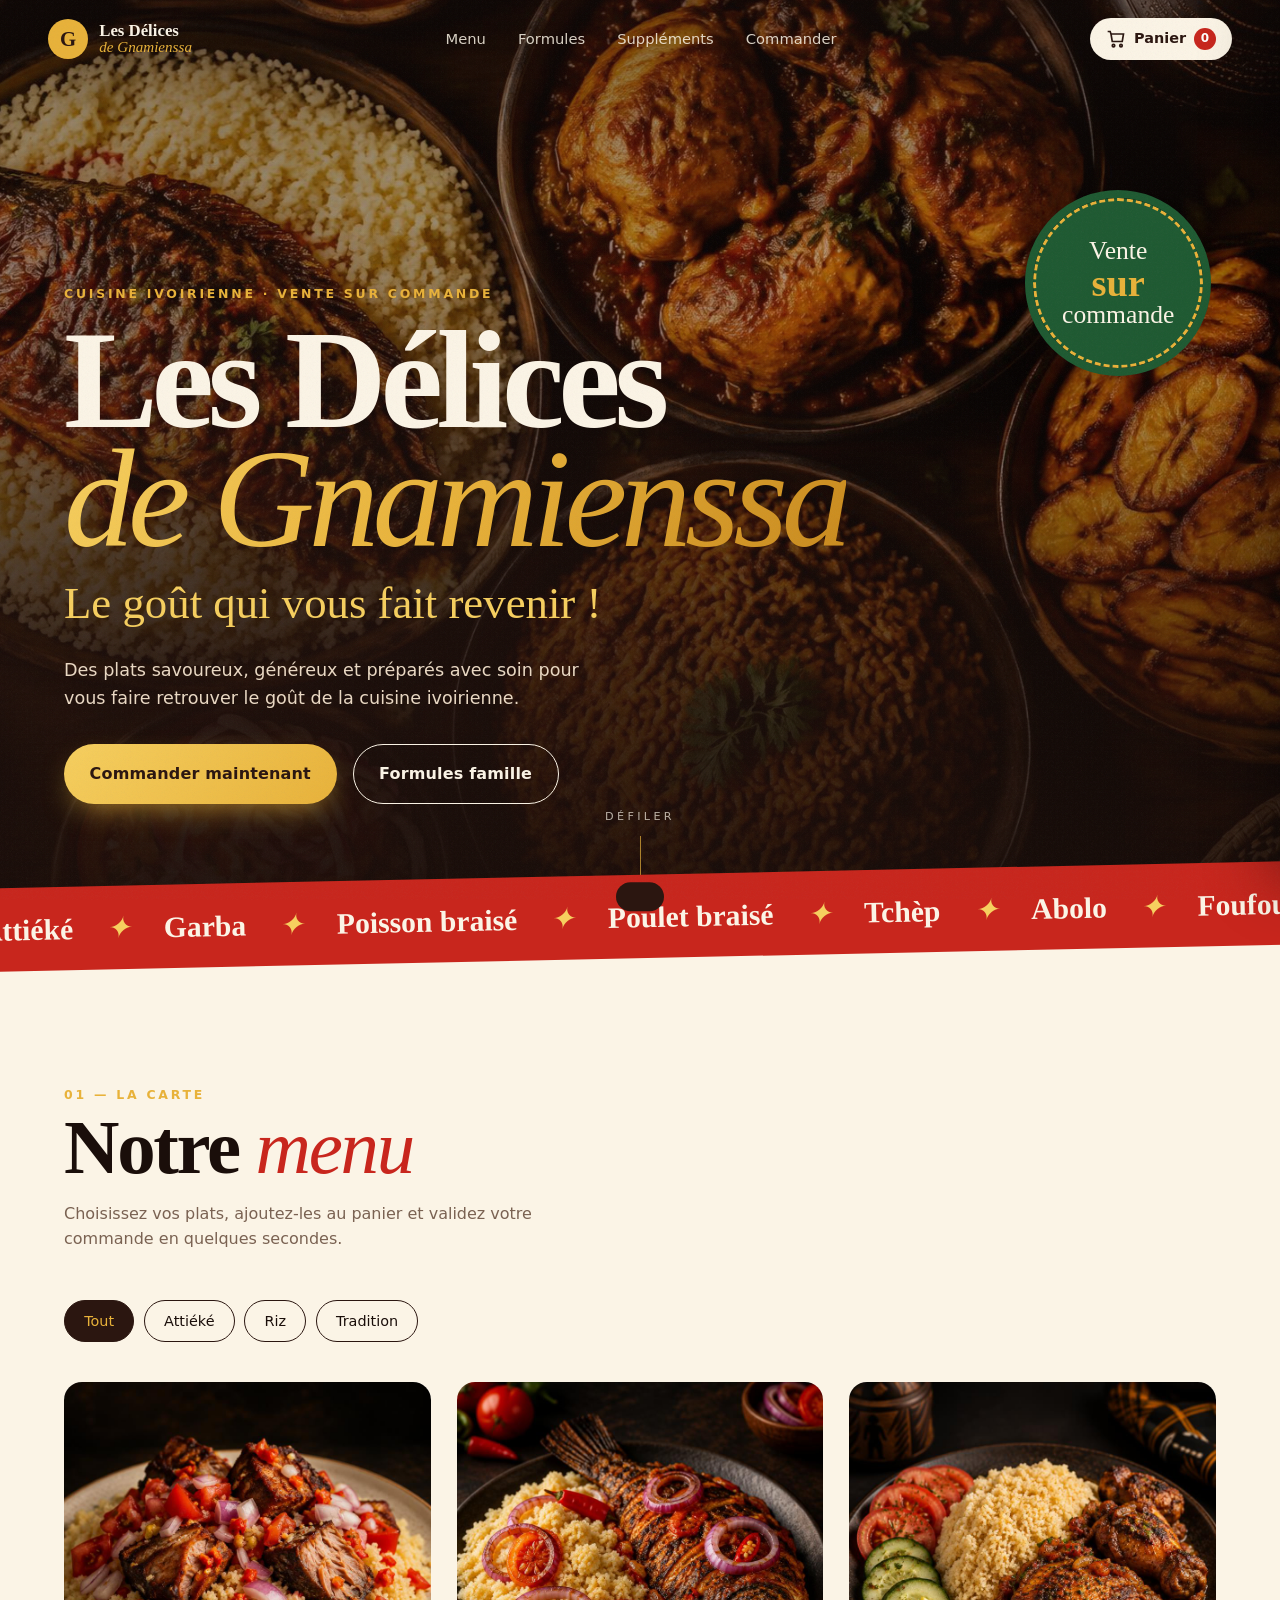
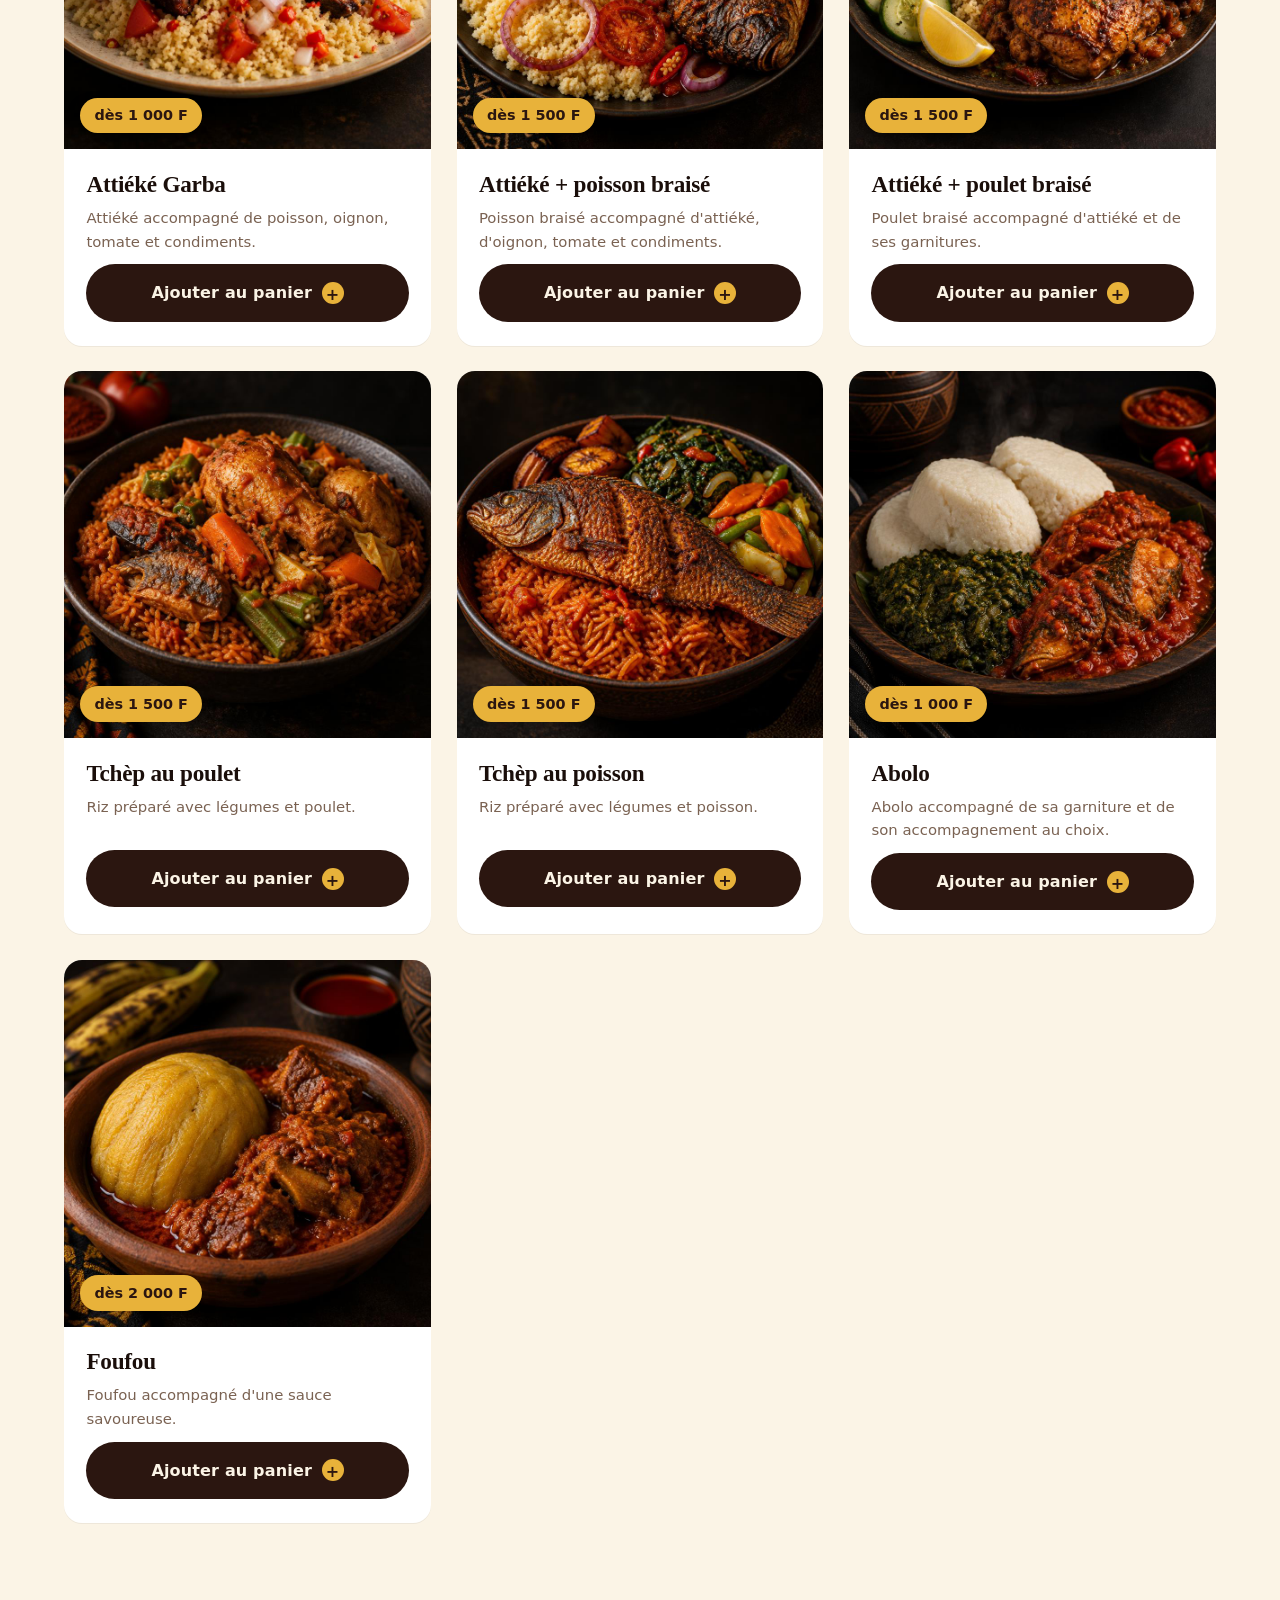
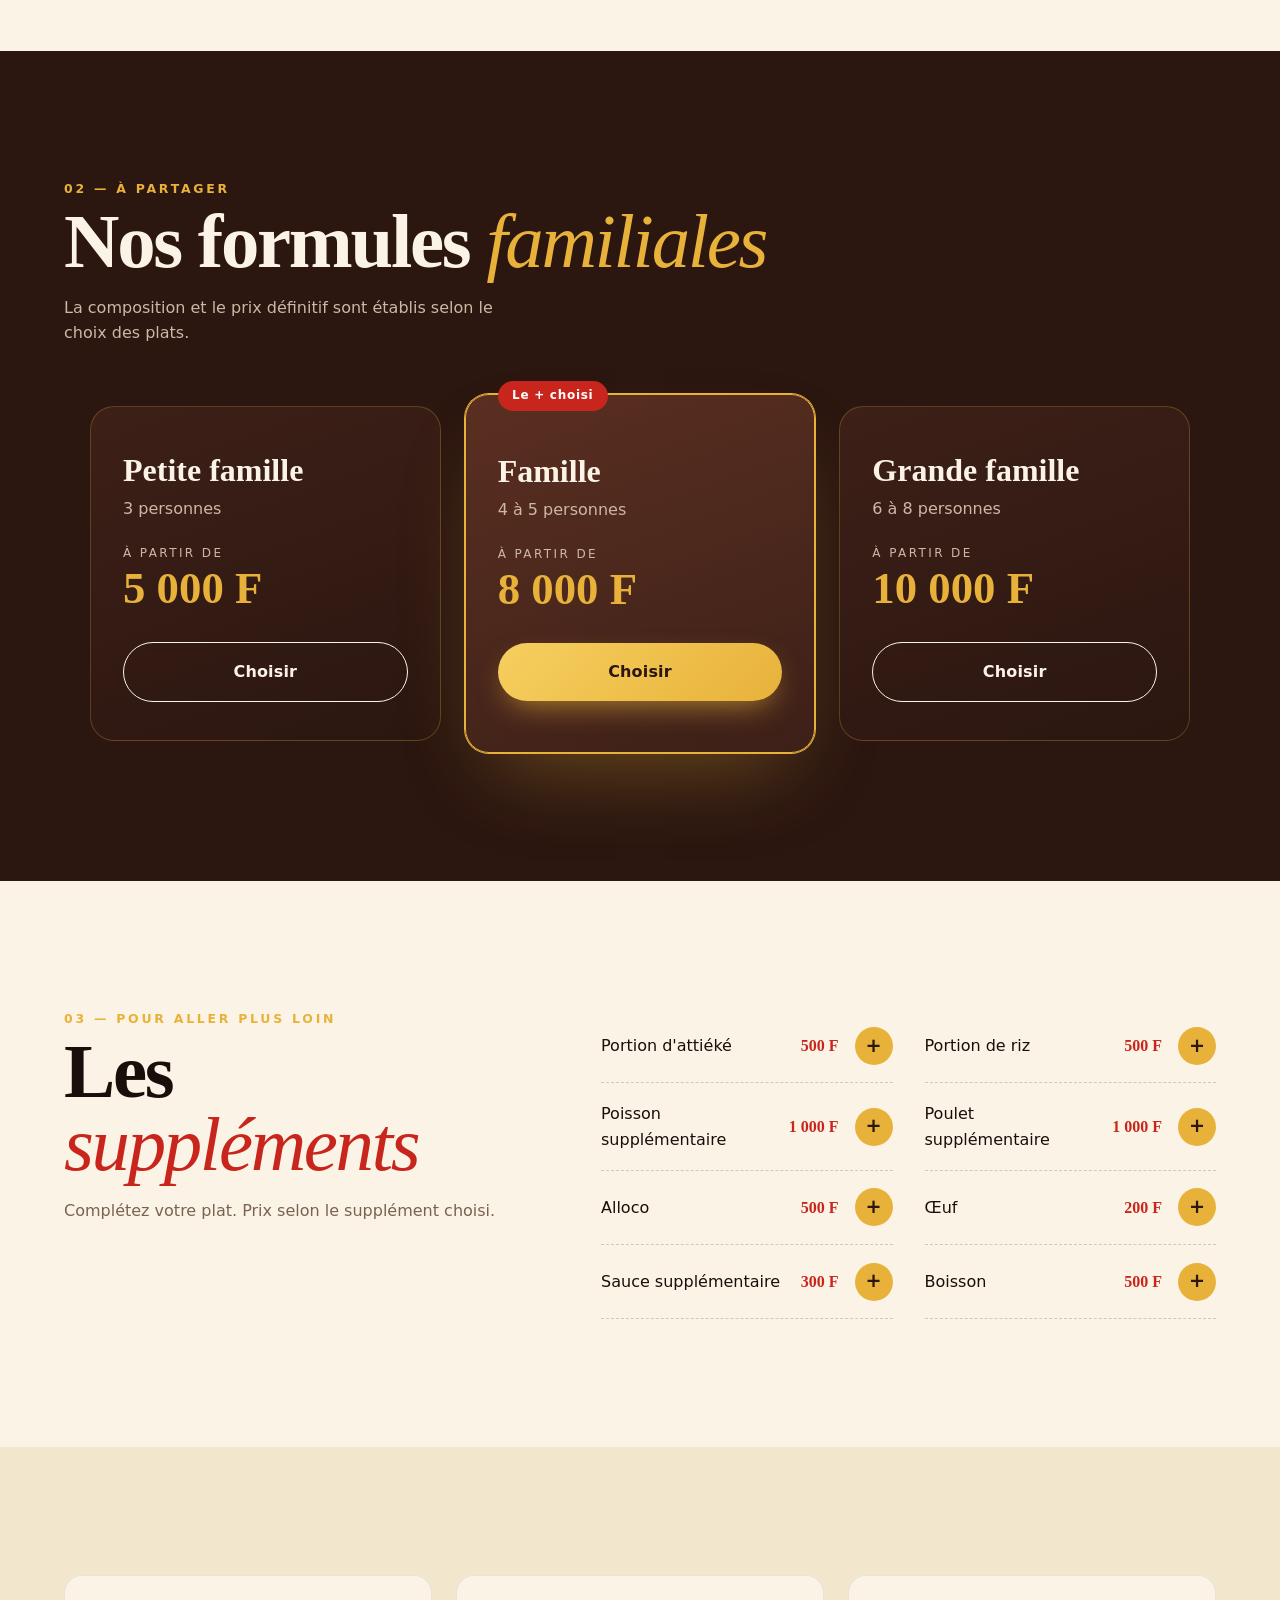
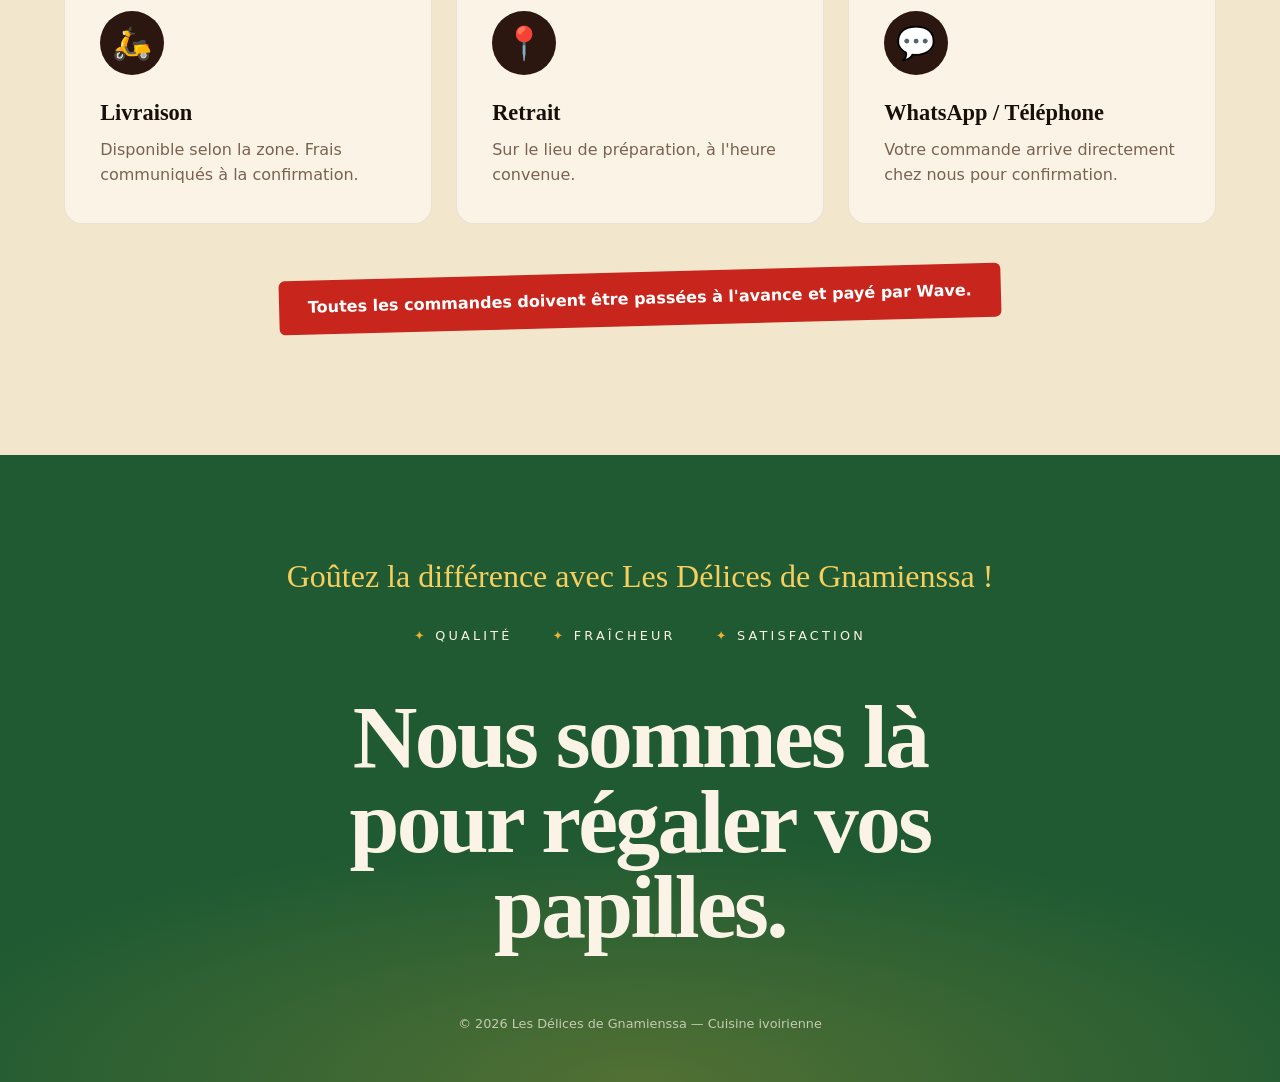
<file: index.html>
<!DOCTYPE html>
<html lang="fr">
<head>
  <meta http-equiv="Content-Security-Policy" content="default-src 'self'; script-src 'self' 'unsafe-inline' 'unsafe-eval'; style-src 'self' 'unsafe-inline'; img-src 'self' data: https:; font-src 'self' data:; connect-src 'self' https:; object-src 'none'; base-uri 'self'; frame-ancestors 'none'; trusted-types default">

  <meta charset="UTF-8" />
  <meta name="viewport" content="width=device-width, initial-scale=1" />
  <title>Les Délices de Gnamienssa — Cuisine ivoirienne sur commande</title>
  <meta name="description" content="Attiéké, garba, tchèp, abolo, foufou… Commandez en ligne vos plats ivoiriens savoureux et généreux. Livraison ou retrait." />
  <meta property="og:title" content="Les Délices de Gnamienssa" />
  <meta property="og:description" content="Le goût qui vous fait revenir. Cuisine ivoirienne sur commande." />
  <meta property="og:type" content="website" />
  <link rel="preconnect" href="https://fonts.googleapis.com" />
  <link rel="preconnect" href="https://fonts.gstatic.com" crossorigin />
  <link href="https://fonts.googleapis.com/css2?family=Fraunces:ital,opsz,wght@0,9..144,500;0,9..144,700;0,9..144,900;1,9..144,500&family=Caveat:wght@600;700&family=Outfit:wght@300;400;500;600;700&display=swap" rel="stylesheet" />
  <link rel="stylesheet" href="assets/css/style.css" />
</head>
<body>

  <!-- ====== NAV ====== -->
  <header class="nav" id="nav">
    <a href="#top" class="brand">
      <span class="brand__mark">G</span>
      <span class="brand__text">Les Délices <em>de Gnamienssa</em></span>
    </a>
    <nav class="nav__links">
      <a href="#menu">Menu</a>
      <a href="#formules">Formules</a>
      <a href="#supplements">Suppléments</a>
      <a href="#infos">Commander</a>
    </nav>
    <button class="cart-btn" id="openCart" aria-label="Ouvrir le panier">
      <svg viewBox="0 0 24 24" width="20" height="20" fill="none" stroke="currentColor" stroke-width="2"><path d="M6 6h15l-1.5 9h-12z"/><path d="M6 6 5 3H2"/><circle cx="9" cy="20" r="1.5"/><circle cx="18" cy="20" r="1.5"/></svg>
      <span>Panier</span>
      <b class="cart-count" id="cartCount">0</b>
    </button>
  </header>

  <!-- ====== HERO ====== -->
  <section class="hero" id="top">
    <div class="hero__bg"><img src="assets/images/hero.jpg" alt="Table de plats ivoiriens" /></div>
    <div class="hero__veil"></div>
    <div class="hero__content">
      <p class="eyebrow reveal">Cuisine ivoirienne · Vente sur commande</p>
      <h1 class="hero__title reveal">
        Les Délices<br/><span>de Gnamienssa</span>
      </h1>
      <p class="hero__script reveal">Le goût qui vous fait revenir !</p>
      <p class="hero__lead reveal">Des plats savoureux, généreux et préparés avec soin pour vous faire retrouver le goût de la cuisine ivoirienne.</p>
      <div class="hero__cta reveal">
        <a href="#menu" class="btn btn--gold">Commander maintenant</a>
        <a href="#formules" class="btn btn--ghost">Formules famille</a>
      </div>
    </div>
    <div class="stamp reveal">
      <span>Vente</span><strong>sur</strong><span>commande</span>
    </div>
    <div class="hero__scroll">Défiler</div>
  </section>

  <!-- ====== MARQUEE ====== -->
  <div class="marquee" aria-hidden="true">
    <div class="marquee__track">
      <span>Attiéké</span>✦<span>Garba</span>✦<span>Poisson braisé</span>✦<span>Poulet braisé</span>✦<span>Tchèp</span>✦<span>Abolo</span>✦<span>Foufou</span>✦<span>Alloco</span>✦
      <span>Attiéké</span>✦<span>Garba</span>✦<span>Poisson braisé</span>✦<span>Poulet braisé</span>✦<span>Tchèp</span>✦<span>Abolo</span>✦<span>Foufou</span>✦<span>Alloco</span>✦
    </div>
  </div>

  <!-- ====== MENU ====== -->
  <section class="section" id="menu">
    <div class="section__head">
      <p class="eyebrow">01 — La carte</p>
      <h2 class="title">Notre <em>menu</em></h2>
      <p class="muted">Choisissez vos plats, ajoutez-les au panier et validez votre commande en quelques secondes.</p>
    </div>
    <div class="filters" id="filters">
      <button class="chip is-active" data-filter="all">Tout</button>
      <button class="chip" data-filter="attieke">Attiéké</button>
      <button class="chip" data-filter="riz">Riz</button>
      <button class="chip" data-filter="tradition">Tradition</button>
    </div>
    <div class="grid" id="menuGrid"><!-- rendu par JS --></div>
  </section>

  <!-- ====== FORMULES ====== -->
  <section class="section section--dark" id="formules">
    <div class="section__head">
      <p class="eyebrow">02 — À partager</p>
      <h2 class="title">Nos formules <em>familiales</em></h2>
      <p class="muted">La composition et le prix définitif sont établis selon le choix des plats.</p>
    </div>
    <div class="formules" id="formulesGrid"></div>
  </section>

  <!-- ====== SUPPLEMENTS ====== -->
  <section class="section" id="supplements">
    <div class="split">
      <div>
        <p class="eyebrow">03 — Pour aller plus loin</p>
        <h2 class="title">Les <em>suppléments</em></h2>
        <p class="muted">Complétez votre plat. Prix selon le supplément choisi.</p>
      </div>
      <ul class="supps" id="suppList"></ul>
    </div>
  </section>

  <!-- ====== INFOS ====== -->
  <section class="section section--cream" id="infos">
    <div class="infos">
      <article class="info reveal">
        <span class="info__icon">🛵</span>
        <h3>Livraison</h3>
        <p>Disponible selon la zone. Frais communiqués à la confirmation.</p>
      </article>
      <article class="info reveal">
        <span class="info__icon">📍</span>
        <h3>Retrait</h3>
        <p>Sur le lieu de préparation, à l'heure convenue.</p>
      </article>
      <article class="info reveal">
        <span class="info__icon">💬</span>
        <h3>WhatsApp / Téléphone</h3>
        <p>Votre commande arrive directement chez nous pour confirmation.</p>
      </article>
    </div>
    <p class="notice">Toutes les commandes doivent être passées à l'avance et payé par Wave.</p>
  </section>

  <!-- ====== FOOTER ====== -->
  <footer class="footer">
    <p class="footer__script">Goûtez la différence avec Les Délices de Gnamienssa !</p>
    <div class="values">
      <span>Qualité</span><span>Fraîcheur</span><span>Satisfaction</span>
    </div>
    <h2 class="footer__big">Nous sommes là pour régaler vos papilles.</h2>
    <p class="footer__small">© <span id="year"></span> Les Délices de Gnamienssa — Cuisine ivoirienne</p>
  </footer>

  <!-- ====== CART DRAWER ====== -->
  <div class="overlay" id="overlay"></div>
  <aside class="drawer" id="drawer" aria-label="Panier">
    <div class="drawer__head">
      <h3>Votre panier</h3>
      <button class="icon-btn" id="closeCart" aria-label="Fermer">✕</button>
    </div>

    <div class="drawer__step" id="stepCart">
      <ul class="cart-list" id="cartList"></ul>
      <div class="cart-empty" id="cartEmpty">
        <p>Votre panier est vide.</p>
        <a href="#menu" class="btn btn--gold" data-close>Voir le menu</a>
      </div>
      <div class="drawer__foot" id="cartFoot">
        <div class="total"><span>Total estimé</span><strong id="cartTotal">0 F</strong></div>
        <button class="btn btn--gold btn--full" id="toCheckout">Passer la commande</button>
      </div>
    </div>

    <form class="drawer__step checkout" id="stepCheckout" hidden>
      <button type="button" class="link-back" id="backToCart">← Retour au panier</button>
      <label>Nom complet<input name="name" required placeholder="Ex : Awa Koné" /></label>
      <label>Téléphone<input name="phone" type="tel" required placeholder="+225 07 00 00 00 00" /></label>
      <fieldset class="seg">
        <legend>Mode</legend>
        <label><input type="radio" name="mode" value="Livraison" checked /> <span>Livraison</span></label>
        <label><input type="radio" name="mode" value="Retrait" /> <span>Retrait</span></label>
      </fieldset>
      <label id="addrField">Adresse / quartier<input name="address" placeholder="Cocody, Riviera 2…" /></label>
      <label>Date & heure souhaitées<input name="date" type="datetime-local" required /></label>
      <fieldset class="seg">
        <legend>Paiement (Obligatoire)</legend>
        <label><input type="radio" name="payment" value="Wave" checked /> <span>Payer avec Wave</span></label>
      </fieldset>
      <label>Note (optionnel)<textarea name="note" rows="2" placeholder="Piment à part, sans oignon…"></textarea></label>
      <div class="total"><span>Total estimé</span><strong id="checkoutTotal">0 F</strong></div>
      <button class="btn btn--gold btn--full" type="submit">Confirmer & envoyer</button>
      <p class="fine">Le prix final est confirmé par le restaurant selon vos choix.</p>
    </form>

    <div class="drawer__step done" id="stepDone" hidden>
      <div class="done__icon">✓</div>
      <h3>Merci !</h3>
      <p>Votre commande <strong id="orderRef"></strong> a été envoyée. Nous vous recontactons très vite pour confirmation.</p>
      <button class="btn btn--gold" id="doneClose">Fermer</button>
    </div>
  </aside>

  <div class="toast" id="toast"></div>

  <script src="assets/js/config.js"></script>
  <script src="assets/js/data.js"></script>
  <script src="assets/js/main.js"></script>
</body>
</html>
</file>
<file: assets/css/style.css>
/* ============ TOKENS ============ */
:root{
  --cocoa:#2b1610; --cocoa-2:#3d2018; --cocoa-3:#5a2f21;
  --gold:#e8b23a; --gold-2:#f6cf5f; --red:#c8261d; --green:#1f5a32;
  --cream:#fbf4e6; --cream-2:#f2e6cd; --ink:#1a0e0a; --muted:#7a6252;
  --radius:18px; --shadow:0 30px 60px -25px rgba(43,22,16,.45);
  --f-display:"Fraunces",Georgia,serif; --f-script:"Caveat",cursive; --f-body:"Outfit",system-ui,sans-serif;
  --ease:cubic-bezier(.2,.8,.2,1);
}
*{box-sizing:border-box;margin:0;padding:0}
html{scroll-behavior:smooth}
body{font-family:var(--f-body);background:var(--cream);color:var(--ink);line-height:1.6;-webkit-font-smoothing:antialiased;overflow-x:hidden}
img{display:block;max-width:100%}
a{color:inherit;text-decoration:none}
button{font:inherit;cursor:pointer;border:0;background:none;color:inherit}
[hidden]{display:none!important}
body::before{content:"";position:fixed;inset:0;pointer-events:none;z-index:100;opacity:.05;
  background-image:url("data:image/svg+xml,%3Csvg xmlns='http://www.w3.org/2000/svg' width='160' height='160'%3E%3Cfilter id='n'%3E%3CfeTurbulence baseFrequency='.8' numOctaves='3'/%3E%3C/filter%3E%3Crect width='100%25' height='100%25' filter='url(%23n)'/%3E%3C/svg%3E")}

/* ============ TYPO ============ */
.eyebrow{font-size:.78rem;letter-spacing:.22em;text-transform:uppercase;font-weight:600;color:var(--gold)}
.title{font-family:var(--f-display);font-weight:900;font-size:clamp(2.6rem,6vw,5rem);line-height:.95;letter-spacing:-.03em;margin:.4rem 0 1rem}
.title em{font-style:italic;font-weight:500;color:var(--red)}
.section--dark .title em{color:var(--gold)}
.muted{color:var(--muted);max-width:46ch}
.section--dark .muted{color:#cdb8a5}

/* ============ BUTTONS ============ */
.btn{display:inline-flex;align-items:center;justify-content:center;gap:.6rem;padding:1rem 1.6rem;border-radius:999px;font-weight:600;letter-spacing:.01em;transition:transform .35s var(--ease),box-shadow .35s var(--ease),background .3s}
.btn:hover{transform:translateY(-2px)}
.btn--gold{background:linear-gradient(135deg,var(--gold-2),var(--gold));color:var(--cocoa);box-shadow:0 12px 30px -10px rgba(232,178,58,.7)}
.btn--ghost{border:1.5px solid currentColor;color:var(--cream)}
.section .btn--ghost{color:var(--cream)}
.btn--dark{background:var(--cocoa);color:var(--cream)}
.btn--dark span{display:grid;place-items:center;width:22px;height:22px;border-radius:50%;background:var(--gold);color:var(--cocoa);font-weight:700;transition:transform .4s var(--ease)}
.btn--dark:hover span{transform:rotate(90deg)}
.btn--full{width:100%}
.icon-btn{width:38px;height:38px;border-radius:50%;display:grid;place-items:center;background:var(--cream-2);font-size:1rem;transition:.3s}
.icon-btn:hover{background:var(--gold)}
.icon-btn--gold{background:var(--gold);color:var(--cocoa);font-weight:700;font-size:1.2rem}
.icon-btn--gold:hover{background:var(--cocoa);color:var(--gold)}

/* ============ NAV ============ */
.nav{position:fixed;inset:0 0 auto;z-index:50;display:flex;align-items:center;justify-content:space-between;padding:1.1rem clamp(1rem,4vw,3rem);color:var(--cream);transition:background .4s,padding .4s,backdrop-filter .4s}
.nav.is-solid{background:rgba(43,22,16,.82);backdrop-filter:blur(14px);padding-block:.7rem}
.brand{display:flex;align-items:center;gap:.7rem}
.brand__mark{width:40px;height:40px;border-radius:50%;display:grid;place-items:center;background:var(--gold);color:var(--cocoa);font-family:var(--f-display);font-weight:900;font-size:1.3rem}
.brand__text{font-family:var(--f-display);font-weight:700;font-size:1.05rem;line-height:1}
.brand__text em{display:block;font-style:italic;font-weight:500;color:var(--gold);font-size:.9em}
.nav__links{display:flex;gap:2rem;font-size:.92rem}
.nav__links a{position:relative;opacity:.85}
.nav__links a::after{content:"";position:absolute;left:0;bottom:-4px;height:2px;width:0;background:var(--gold);transition:width .35s var(--ease)}
.nav__links a:hover{opacity:1}.nav__links a:hover::after{width:100%}
.cart-btn{display:flex;align-items:center;gap:.5rem;padding:.6rem 1rem;border-radius:999px;background:var(--cream);color:var(--cocoa);font-weight:600;font-size:.9rem}
.cart-count{min-width:22px;height:22px;border-radius:999px;background:var(--red);color:#fff;display:grid;place-items:center;font-size:.75rem;padding:0 6px}
.cart-count.bump{animation:bump .45s var(--ease)}
@keyframes bump{50%{transform:scale(1.45)}}

/* ============ HERO ============ */
.hero{position:relative;min-height:100svh;display:flex;align-items:flex-end;padding:8rem clamp(1rem,5vw,4rem) 6rem;color:var(--cream);overflow:hidden;isolation:isolate}
.hero__bg{position:absolute;inset:0;z-index:-2}
.hero__bg img{width:100%;height:100%;object-fit:cover;transform:scale(1.08);will-change:transform}
.hero__veil{position:absolute;inset:0;z-index:-1;background:linear-gradient(180deg,rgba(26,14,10,.55) 0%,rgba(26,14,10,.25) 35%,rgba(26,14,10,.92) 100%),radial-gradient(ellipse at 20% 80%,rgba(43,22,16,.8),transparent 60%)}
.hero__content{max-width:900px}
.hero__title{font-family:var(--f-display);font-weight:900;font-size:clamp(3.4rem,11vw,9.5rem);line-height:.85;letter-spacing:-.045em;margin:1rem 0 .6rem}
.hero__title span{font-style:italic;font-weight:500;background:linear-gradient(120deg,var(--gold-2),var(--gold) 50%,#c98a1e);-webkit-background-clip:text;background-clip:text;color:transparent}
.hero__script{font-family:var(--f-script);font-size:clamp(1.8rem,3.5vw,2.8rem);color:var(--gold-2);transform:rotate(-3deg);transform-origin:left}
.hero__lead{max-width:48ch;margin:1rem 0 2rem;font-size:1.1rem;color:#ead9c4}
.hero__cta{display:flex;flex-wrap:wrap;gap:1rem}
.stamp{position:absolute;right:clamp(1rem,6vw,6rem);top:22%;width:170px;height:170px;border-radius:50%;background:var(--green);color:var(--cream);display:flex;flex-direction:column;align-items:center;justify-content:center;font-family:var(--f-script);font-size:1.6rem;line-height:1;border:3px dashed var(--gold);outline:8px solid var(--green);animation:spin 18s linear infinite;box-shadow:var(--shadow)}
.stamp strong{font-size:2.4rem;color:var(--gold)}
@keyframes spin{to{transform:rotate(360deg)}}
.hero__scroll{position:absolute;left:50%;bottom:1.5rem;transform:translateX(-50%);font-size:.7rem;letter-spacing:.3em;text-transform:uppercase;opacity:.7}
.hero__scroll::after{content:"";display:block;width:1px;height:40px;margin:.6rem auto 0;background:var(--gold);animation:drop 1.8s ease-in-out infinite}
@keyframes drop{0%{transform:scaleY(0);transform-origin:top}50%{transform:scaleY(1);transform-origin:top}51%{transform-origin:bottom}100%{transform:scaleY(0);transform-origin:bottom}}

/* ============ MARQUEE ============ */
.marquee{background:var(--red);color:var(--cream);overflow:hidden;padding:1.1rem 0;transform:rotate(-1.2deg) scale(1.03);margin-top:-1.5rem;position:relative;z-index:2}
.marquee__track{display:flex;gap:2rem;width:max-content;animation:mq 30s linear infinite;font-family:var(--f-display);font-size:1.8rem;font-style:italic;color:var(--gold-2)}
.marquee__track span{color:var(--cream);font-style:normal;font-weight:700}
@keyframes mq{to{transform:translateX(-50%)}}

/* ============ SECTIONS ============ */
.section{padding:clamp(5rem,10vw,9rem) clamp(1rem,5vw,4rem)}
.section--dark{background:var(--cocoa);color:var(--cream)}
.section--cream{background:var(--cream-2)}
.section__head{max-width:1300px;margin:0 auto 3rem}
.filters{max-width:1300px;margin:0 auto 2.5rem;display:flex;gap:.6rem;flex-wrap:wrap}
.chip{padding:.55rem 1.2rem;border-radius:999px;border:1.5px solid var(--cocoa);font-weight:500;font-size:.9rem;transition:.3s}
.chip:hover{background:var(--cream-2)}
.chip.is-active{background:var(--cocoa);color:var(--gold)}

/* Cards */
.grid{max-width:1300px;margin:0 auto;display:grid;grid-template-columns:repeat(auto-fill,minmax(280px,1fr));gap:1.6rem}
.card{background:#fff;border-radius:var(--radius);overflow:hidden;box-shadow:0 1px 0 rgba(43,22,16,.06);transition:transform .5s var(--ease),box-shadow .5s var(--ease)}
.card:hover{transform:translateY(-8px);box-shadow:var(--shadow)}
.card__media{position:relative;aspect-ratio:1/1;overflow:hidden;background:var(--cocoa)}
.card__media img{width:100%;height:100%;object-fit:cover;transition:transform 1.1s var(--ease)}
.card:hover .card__media img{transform:scale(1.08) rotate(1deg)}
.card__price{position:absolute;left:1rem;bottom:1rem;background:var(--gold);color:var(--cocoa);font-weight:700;padding:.4rem .9rem;border-radius:999px;font-size:.9rem;box-shadow:0 8px 20px -8px rgba(0,0,0,.5)}
.card__body{padding:1.4rem 1.4rem 1.5rem;display:flex;flex-direction:column;gap:.6rem}
.card__body h3{font-family:var(--f-display);font-size:1.45rem;line-height:1.1;letter-spacing:-.01em}
.card__body p{color:var(--muted);font-size:.93rem;flex:1;min-height:3em}

/* Formules */
.formules{max-width:1100px;margin:0 auto;display:grid;grid-template-columns:repeat(auto-fit,minmax(260px,1fr));gap:1.5rem;align-items:center}
.formule{position:relative;border:1px solid rgba(232,178,58,.25);border-radius:24px;padding:2.4rem 2rem;background:linear-gradient(160deg,var(--cocoa-2),var(--cocoa));transition:transform .5s var(--ease)}
.formule:hover{transform:translateY(-6px)}
.formule.is-featured{background:linear-gradient(160deg,var(--cocoa-3),var(--cocoa-2));border-color:var(--gold);padding-block:3.2rem;box-shadow:0 0 0 1px var(--gold),0 40px 80px -30px rgba(232,178,58,.35)}
.formule h3{font-family:var(--f-display);font-size:2rem;font-weight:700}
.formule__people{color:#cdb8a5;margin-bottom:1.6rem}
.formule__price{font-family:var(--f-display);font-size:2.8rem;font-weight:900;color:var(--gold);line-height:1;margin-bottom:2rem}
.formule__price small{display:block;font-family:var(--f-body);font-size:.75rem;letter-spacing:.2em;text-transform:uppercase;color:#cdb8a5;font-weight:500;margin-bottom:.4rem}
.badge{position:absolute;top:-14px;left:2rem;background:var(--red);color:#fff;font-size:.75rem;font-weight:600;padding:.35rem .9rem;border-radius:999px;letter-spacing:.06em}

/* Supps */
.split{max-width:1200px;margin:0 auto;display:grid;grid-template-columns:1fr 1.3fr;gap:4rem;align-items:start}
.supps{list-style:none;display:grid;grid-template-columns:1fr 1fr;gap:0 2rem}
.supp{display:flex;align-items:center;gap:1rem;padding:1.1rem 0;border-bottom:1px dashed rgba(43,22,16,.2)}
.supp span{flex:1;font-weight:500}
.supp em{font-style:normal;font-family:var(--f-display);font-weight:700;color:var(--red)}

/* Infos */
.infos{max-width:1200px;margin:0 auto;display:grid;grid-template-columns:repeat(3,1fr);gap:1.5rem}
.info{background:var(--cream);border-radius:var(--radius);padding:2.2rem;border:1px solid rgba(43,22,16,.08)}
.info__icon{font-size:2rem;display:inline-grid;place-items:center;width:64px;height:64px;border-radius:50%;background:var(--cocoa);margin-bottom:1.2rem}
.info h3{font-family:var(--f-display);font-size:1.4rem;margin-bottom:.4rem}
.info p{color:var(--muted)}
.notice{max-width:fit-content;margin:3rem auto 0;background:var(--red);color:#fff;padding:.9rem 1.8rem;border-radius:6px;font-weight:600;transform:rotate(-1.5deg)}

/* Footer */
.footer{background:var(--green);color:var(--cream);text-align:center;padding:6rem 1.5rem 3rem;position:relative;overflow:hidden}
.footer::before{content:"";position:absolute;inset:auto -10% -40% -10%;height:80%;background:radial-gradient(ellipse,rgba(232,178,58,.25),transparent 70%)}
.footer__script{font-family:var(--f-script);font-size:2rem;color:var(--gold-2)}
.values{display:flex;justify-content:center;gap:2.5rem;margin:1.5rem 0 3rem;font-size:.8rem;letter-spacing:.25em;text-transform:uppercase}
.values span::before{content:"✦ ";color:var(--gold)}
.footer__big{font-family:var(--f-display);font-weight:900;font-size:clamp(2.4rem,7vw,6rem);line-height:.95;letter-spacing:-.03em;max-width:14ch;margin:0 auto 4rem;position:relative}
.footer__small{font-size:.8rem;opacity:.7}

/* ============ DRAWER ============ */
.overlay{position:fixed;inset:0;background:rgba(26,14,10,.55);backdrop-filter:blur(4px);opacity:0;pointer-events:none;transition:.4s;z-index:80}
.overlay.is-open{opacity:1;pointer-events:auto}
.drawer{position:fixed;top:0;right:0;height:100%;width:min(440px,100%);background:var(--cream);z-index:90;transform:translateX(100%);transition:transform .55s var(--ease);display:flex;flex-direction:column;box-shadow:-30px 0 60px -20px rgba(0,0,0,.4)}
.drawer.is-open{transform:none}
.drawer__head{display:flex;justify-content:space-between;align-items:center;padding:1.5rem;border-bottom:1px solid rgba(43,22,16,.1)}
.drawer__head h3{font-family:var(--f-display);font-size:1.6rem}
.drawer__step{flex:1;display:flex;flex-direction:column;overflow-y:auto;padding:1.5rem}
.cart-list{list-style:none;flex:1;display:flex;flex-direction:column;gap:1rem}
.line{display:flex;align-items:center;gap:1rem}
.line img,.line__ph{width:60px;height:60px;border-radius:12px;object-fit:cover;flex-shrink:0}
.line__ph{display:grid;place-items:center;background:var(--cocoa);color:var(--gold);font-family:var(--f-display);font-size:1.4rem}
.line__info{flex:1;display:flex;flex-direction:column;line-height:1.3}
.line__info small{color:var(--muted)}
.qty{display:flex;align-items:center;gap:.5rem;background:#fff;border-radius:999px;padding:.25rem}
.qty button{width:28px;height:28px;border-radius:50%;background:var(--cream-2);font-weight:700}
.qty button:hover{background:var(--gold)}
.qty span{min-width:18px;text-align:center;font-weight:600}
.cart-empty{flex:1;display:flex;flex-direction:column;align-items:center;justify-content:center;gap:1rem;color:var(--muted)}
.drawer__foot{padding-top:1.5rem;border-top:1px solid rgba(43,22,16,.1)}
.total{display:flex;justify-content:space-between;align-items:baseline;margin:1rem 0}
.total strong{font-family:var(--f-display);font-size:1.8rem;color:var(--cocoa)}
.checkout{gap:1rem}
.checkout label{display:flex;flex-direction:column;gap:.35rem;font-size:.85rem;font-weight:500}
.checkout input:not([type=radio]),.checkout textarea{font:inherit;padding:.85rem 1rem;border-radius:12px;border:1.5px solid rgba(43,22,16,.15);background:#fff;transition:border .3s}
.checkout input:focus,.checkout textarea:focus{outline:0;border-color:var(--gold)}
.seg{border:0;display:flex;gap:.5rem;flex-wrap:wrap}
.seg legend{font-size:.85rem;font-weight:500;margin-bottom:.35rem;width:100%}
.seg label{flex:1;flex-direction:row}
.seg input{position:absolute;opacity:0}
.seg span{display:block;width:100%;text-align:center;padding:.75rem;border-radius:12px;border:1.5px solid rgba(43,22,16,.15);background:#fff;transition:.25s}
.seg input:checked+span{background:var(--cocoa);color:var(--gold);border-color:var(--cocoa)}
.link-back{align-self:flex-start;font-size:.85rem;color:var(--muted)}
.fine{font-size:.75rem;color:var(--muted);text-align:center}
.done{align-items:center;justify-content:center;text-align:center;gap:1rem}
.done__icon{width:80px;height:80px;border-radius:50%;background:var(--green);color:var(--gold);display:grid;place-items:center;font-size:2.4rem;animation:bump .6s var(--ease)}
.done h3{font-family:var(--f-display);font-size:2rem}

.toast{position:fixed;left:50%;bottom:2rem;transform:translate(-50%,150%);background:var(--cocoa);color:var(--cream);padding:.9rem 1.5rem;border-radius:999px;font-weight:500;z-index:120;transition:transform .5s var(--ease);box-shadow:var(--shadow)}
.toast.is-on{transform:translate(-50%,0)}

/* ============ REVEAL ============ */
.reveal{opacity:0;transform:translateY(30px);transition:opacity .9s var(--ease) var(--d,0ms),transform .9s var(--ease) var(--d,0ms)}
.reveal.is-in{opacity:1;transform:none}
.stamp.reveal.is-in{transform:none}

/* ============ RESPONSIVE ============ */
@media (max-width:900px){
  .nav__links{display:none}
  .split{grid-template-columns:1fr;gap:2rem}
  .infos{grid-template-columns:1fr}
  .stamp{width:120px;height:120px;font-size:1.1rem;top:14%}.stamp strong{font-size:1.7rem}
}
@media (max-width:560px){
  .supps{grid-template-columns:1fr}
  .cart-btn span{display:none}
  .brand__text{font-size:.9rem}
}
@media (prefers-reduced-motion:reduce){*{animation:none!important;transition:none!important}.reveal{opacity:1;transform:none}}
</file>
